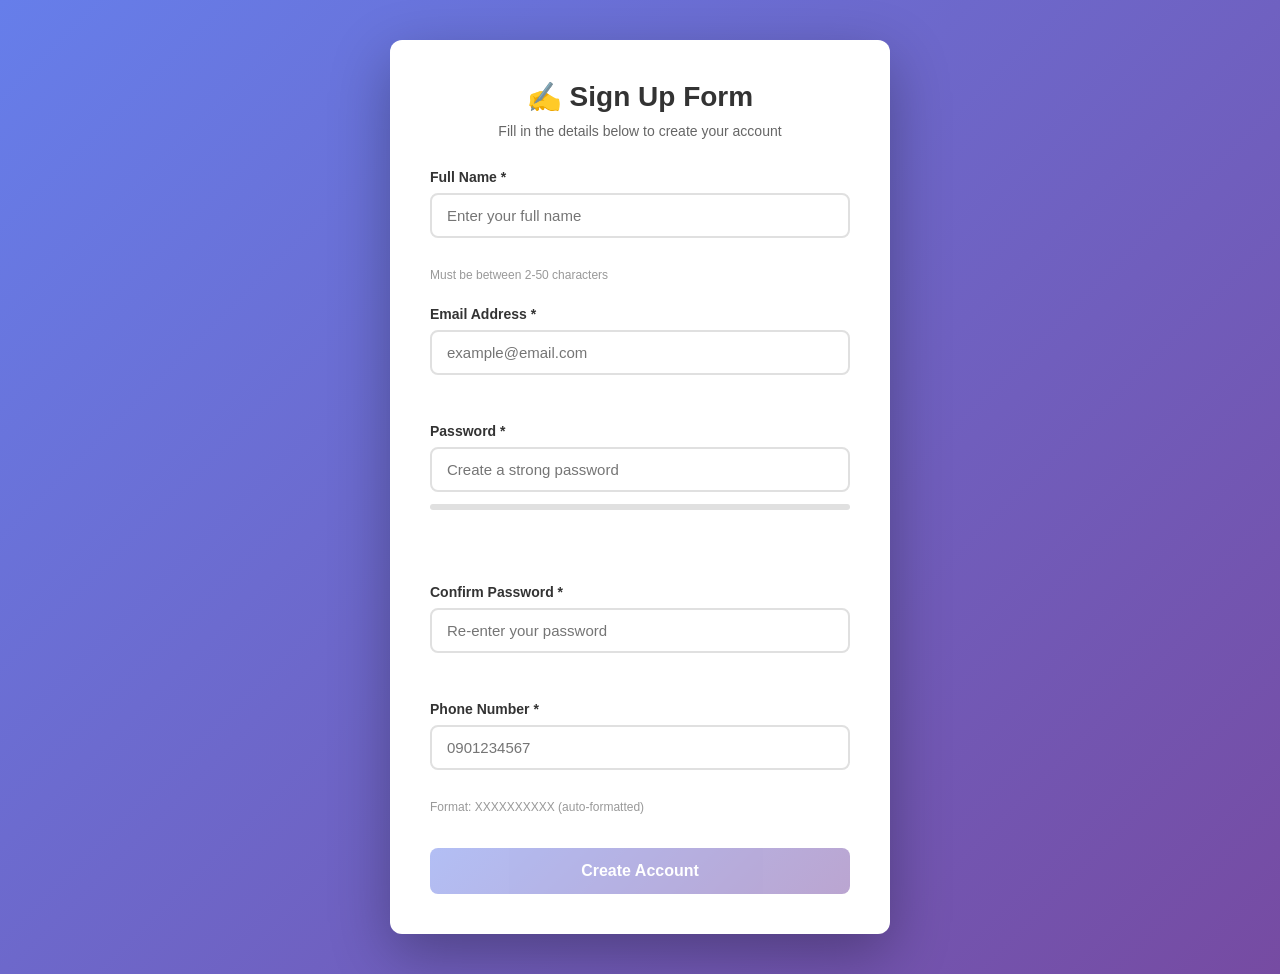
<file: form_validator/index.html>
<!doctype html>
<html lang="en">
  <head>
    <meta charset="UTF-8" />
    <meta name="viewport" content="width=device-width, initial-scale=1.0" />
    <title>Form Validator</title>
    <link rel="stylesheet" href="style.css" />
  </head>
  <body>
    <div class="container">
      <div class="form-wrapper">
        <h1>✍️ Sign Up Form</h1>
        <p class="subtitle">Fill in the details below to create your account</p>

        <form id="registrationForm" class="registration-form">
          <!-- Full Name -->
          <div class="form-group">
            <label for="fullName">Full Name *</label>
            <div class="input-wrapper">
              <input
                id="fullName"
                type="text"
                placeholder="Enter your full name"
                autocomplete="off"
              />
              <span class="validation-icon"></span>
            </div>
            <div class="error-message" id="fullNameError"></div>
            <div class="help-text">Must be between 2-50 characters</div>
          </div>

          <!-- Email -->
          <div class="form-group">
            <label for="email">Email Address *</label>
            <div class="input-wrapper">
              <input
                id="email"
                type="email"
                placeholder="example@email.com"
                autocomplete="off"
              />
              <span class="validation-icon"></span>
            </div>
            <div class="error-message" id="emailError"></div>
          </div>

          <!-- Password -->
          <div class="form-group">
            <label for="password">Password *</label>
            <div class="input-wrapper">
              <input
                id="password"
                type="password"
                placeholder="Create a strong password"
              />
              <span class="validation-icon"></span>
            </div>
            <div class="password-strength">
              <div class="strength-bar">
                <div id="strengthMeter" class="strength-meter"></div>
              </div>
              <div id="strengthText" class="strength-text"></div>
            </div>
            <div class="error-message" id="passwordError"></div>
          </div>

          <!-- Confirm Password -->
          <div class="form-group">
            <label for="confirmPassword">Confirm Password *</label>
            <div class="input-wrapper">
              <input
                id="confirmPassword"
                type="password"
                placeholder="Re-enter your password"
              />
              <span class="validation-icon"></span>
            </div>
            <div class="error-message" id="confirmPasswordError"></div>
          </div>

          <!-- Phone -->
          <div class="form-group">
            <label for="phone">Phone Number *</label>
            <div class="input-wrapper">
              <input
                id="phone"
                type="tel"
                placeholder="0901234567"
                autocomplete="off"
                maxlength="12"
              />
              <span class="validation-icon"></span>
            </div>
            <div class="error-message" id="phoneError"></div>
            <div class="help-text">Format: XXXXXXXXXX (auto-formatted)</div>
          </div>

          <!-- Submit Button -->
          <button type="submit" class="btn-submit" disabled>
            Create Account
          </button>
        </form>
      </div>
    </div>

    <!-- Success Modal -->
    <div id="successModal" class="modal hidden">
      <div class="modal-content">
        <div class="modal-header">✅</div>
        <h2>Account Created Successfully!</h2>
        <div id="modalInfo" class="modal-info"></div>
        <button id="modalClose" class="btn-modal-close">Close</button>
      </div>
    </div>

    <script src="app.js"></script>
  </body>
</html>
</file>
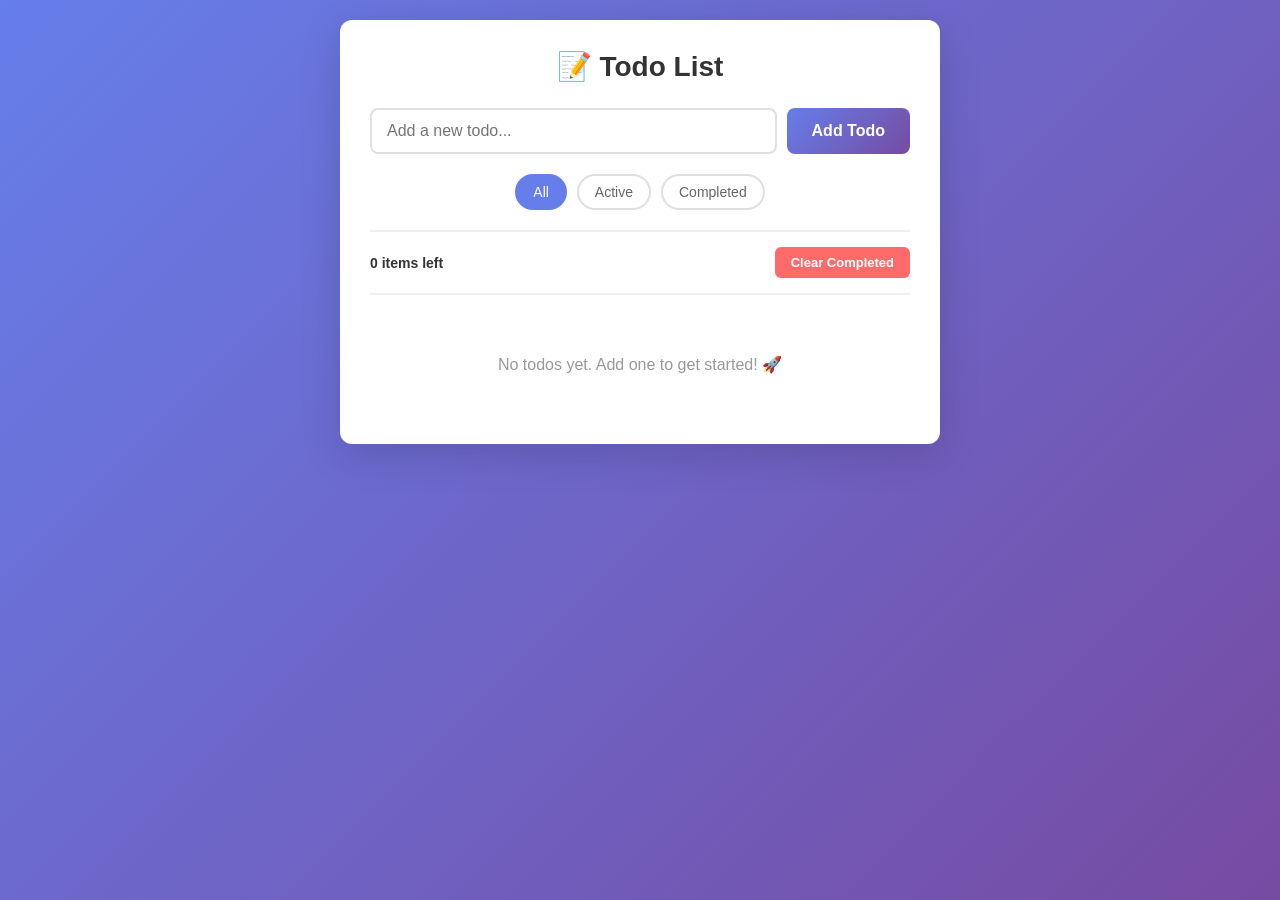
<file: todo_app/index.html>
<!doctype html>
<html lang="en">
  <head>
    <meta charset="UTF-8" />
    <meta name="viewport" content="width=device-width, initial-scale=1.0" />
    <title>Todo App</title>
    <link rel="stylesheet" href="style.css" />
  </head>
  <body>
    <div class="container">
      <div class="todo-wrapper">
        <h1>📝 Todo List</h1>

        <form id="todoForm" class="form-container">
          <input
            id="todoInput"
            type="text"
            placeholder="Add a new todo..."
            autocomplete="off"
          />
          <button type="submit" class="btn-add">Add Todo</button>
        </form>

        <div class="filter-container">
          <button class="filter-btn active" data-filter="all">All</button>
          <button class="filter-btn" data-filter="active">Active</button>
          <button class="filter-btn" data-filter="completed">Completed</button>
        </div>

        <div class="stats-container">
          <span id="itemsLeft">0 items left</span>
          <button id="clearCompleted" class="btn-clear">Clear Completed</button>
        </div>

        <ul id="todoList" class="todo-list"></ul>

        <div class="empty-state" id="emptyState">
          <p>No todos yet. Add one to get started! 🚀</p>
        </div>
      </div>
    </div>

    <script src="app.js"></script>
  </body>
</html>
</file>
<file: form_validator/style.css>
* {
  margin: 0;
  padding: 0;
  box-sizing: border-box;
}

body {
  font-family: "Segoe UI", Tahoma, Geneva, Verdana, sans-serif;
  background: linear-gradient(135deg, #667eea 0%, #764ba2 100%);
  min-height: 100vh;
  padding: 40px 20px;
  display: flex;
  align-items: center;
  justify-content: center;
}

.container {
  width: 100%;
  max-width: 500px;
}

.form-wrapper {
  background: white;
  border-radius: 12px;
  box-shadow: 0 20px 60px rgba(0, 0, 0, 0.3);
  padding: 40px;
  animation: slideUp 0.5s ease;
}

@keyframes slideUp {
  from {
    opacity: 0;
    transform: translateY(30px);
  }
  to {
    opacity: 1;
    transform: translateY(0);
  }
}

h1 {
  color: #333;
  margin-bottom: 10px;
  font-size: 28px;
  text-align: center;
}

.subtitle {
  color: #666;
  text-align: center;
  margin-bottom: 30px;
  font-size: 14px;
}

.registration-form {
  display: flex;
  flex-direction: column;
}

.form-group {
  margin-bottom: 24px;
}

label {
  display: block;
  margin-bottom: 8px;
  color: #333;
  font-weight: 600;
  font-size: 14px;
}

.input-wrapper {
  position: relative;
  display: flex;
  align-items: center;
}

input[type="text"],
input[type="email"],
input[type="password"],
input[type="tel"] {
  width: 100%;
  padding: 12px 15px;
  border: 2px solid #e0e0e0;
  border-radius: 8px;
  font-size: 15px;
  transition: all 0.3s;
  font-family: inherit;
}

input[type="text"]:focus,
input[type="email"]:focus,
input[type="password"]:focus,
input[type="tel"]:focus {
  outline: none;
  border-color: #667eea;
  box-shadow: 0 0 0 3px rgba(102, 126, 234, 0.1);
}

input.valid {
  border-color: #51cf66;
  background-color: #f1fce4;
}

input.invalid {
  border-color: #ff6b6b;
  background-color: #ffe0e0;
}

.validation-icon {
  position: absolute;
  right: 12px;
  font-size: 18px;
  opacity: 0;
  transition: opacity 0.3s;
}

input.valid ~ .validation-icon {
  content: "✅";
  opacity: 1;
}

input.invalid ~ .validation-icon {
  content: "❌";
  opacity: 1;
}

.error-message {
  color: #ff6b6b;
  font-size: 12px;
  margin-top: 6px;
  min-height: 18px;
  line-height: 1.5;
}

.help-text {
  color: #999;
  font-size: 12px;
  margin-top: 6px;
}

.password-strength {
  margin-top: 12px;
}

.strength-bar {
  width: 100%;
  height: 6px;
  background: #e0e0e0;
  border-radius: 3px;
  overflow: hidden;
  margin-bottom: 8px;
}

.strength-meter {
  height: 100%;
  width: 0%;
  border-radius: 3px;
  transition: all 0.3s;
  background: #e0e0e0;
}

.strength-meter.weak {
  width: 33.33%;
  background: #ff6b6b;
}

.strength-meter.medium {
  width: 66.66%;
  background: #ffa94d;
}

.strength-meter.strong {
  width: 100%;
  background: #51cf66;
}

.strength-text {
  font-size: 12px;
  font-weight: 600;
  color: #999;
  min-height: 18px;
}

.strength-text.weak {
  color: #ff6b6b;
}

.strength-text.medium {
  color: #ffa94d;
}

.strength-text.strong {
  color: #51cf66;
}

.btn-submit {
  padding: 14px;
  background: linear-gradient(135deg, #667eea 0%, #764ba2 100%);
  color: white;
  border: none;
  border-radius: 8px;
  font-size: 16px;
  font-weight: 600;
  cursor: pointer;
  transition: all 0.3s;
  margin-top: 10px;
}

.btn-submit:hover:not(:disabled) {
  transform: translateY(-2px);
  box-shadow: 0 10px 20px rgba(102, 126, 234, 0.4);
}

.btn-submit:active:not(:disabled) {
  transform: translateY(0);
}

.btn-submit:disabled {
  opacity: 0.5;
  cursor: not-allowed;
}

/* MODAL */
.modal {
  position: fixed;
  top: 0;
  left: 0;
  right: 0;
  bottom: 0;
  background: rgba(0, 0, 0, 0.5);
  display: flex;
  align-items: center;
  justify-content: center;
  z-index: 1000;
  padding: 20px;
  animation: fadeIn 0.3s ease;
}

@keyframes fadeIn {
  from {
    opacity: 0;
  }
  to {
    opacity: 1;
  }
}

.modal.hidden {
  display: none;
}

.modal-content {
  background: white;
  border-radius: 12px;
  padding: 40px 30px;
  text-align: center;
  max-width: 450px;
  width: 100%;
  animation: slideInModal 0.3s ease;
}

@keyframes slideInModal {
  from {
    transform: scale(0.9);
    opacity: 0;
  }
  to {
    transform: scale(1);
    opacity: 1;
  }
}

.modal-header {
  font-size: 48px;
  margin-bottom: 20px;
}

.modal-content h2 {
  color: #333;
  margin-bottom: 20px;
  font-size: 24px;
}

.modal-info {
  background: #f8f9fa;
  border-radius: 8px;
  padding: 20px;
  margin-bottom: 20px;
  text-align: left;
  color: #555;
  font-size: 14px;
  line-height: 1.8;
}

.modal-info strong {
  color: #333;
  display: block;
  margin-top: 12px;
}

.modal-info strong:first-child {
  margin-top: 0;
}

.btn-modal-close {
  padding: 12px 30px;
  background: #667eea;
  color: white;
  border: none;
  border-radius: 8px;
  cursor: pointer;
  font-size: 16px;
  font-weight: 600;
  transition: all 0.3s;
}

.btn-modal-close:hover {
  background: #764ba2;
  transform: translateY(-2px);
}

@media (max-width: 600px) {
  .form-wrapper {
    padding: 25px;
  }

  h1 {
    font-size: 24px;
  }

  .form-group {
    margin-bottom: 20px;
  }

  .modal-content {
    padding: 30px 20px;
  }

  .modal-header {
    font-size: 40px;
  }

  .modal-content h2 {
    font-size: 20px;
  }
}
</file>
<file: todo_app/style.css>
* {
  margin: 0;
  padding: 0;
  box-sizing: border-box;
}

body {
  font-family: "Segoe UI", Tahoma, Geneva, Verdana, sans-serif;
  background: linear-gradient(135deg, #667eea 0%, #764ba2 100%);
  min-height: 100vh;
  padding: 20px;
  transition: background 0.3s ease;
}

.container {
  max-width: 600px;
  margin: 0 auto;
}

.todo-wrapper {
  background: white;
  border-radius: 12px;
  box-shadow: 0 10px 40px rgba(0, 0, 0, 0.15);
  padding: 30px;
  animation: slideIn 0.3s ease;
}

@keyframes slideIn {
  from {
    opacity: 0;
    transform: translateY(-20px);
  }
  to {
    opacity: 1;
    transform: translateY(0);
  }
}

h1 {
  color: #333;
  margin-bottom: 25px;
  text-align: center;
  font-size: 28px;
}

.form-container {
  display: flex;
  gap: 10px;
  margin-bottom: 20px;
}

#todoInput {
  flex: 1;
  padding: 12px 15px;
  border: 2px solid #e0e0e0;
  border-radius: 8px;
  font-size: 16px;
  transition: border-color 0.3s;
}

#todoInput:focus {
  outline: none;
  border-color: #667eea;
  box-shadow: 0 0 0 3px rgba(102, 126, 234, 0.1);
}

.btn-add {
  padding: 12px 25px;
  background: linear-gradient(135deg, #667eea 0%, #764ba2 100%);
  color: white;
  border: none;
  border-radius: 8px;
  font-size: 16px;
  font-weight: 600;
  cursor: pointer;
  transition:
    transform 0.2s,
    box-shadow 0.2s;
}

.btn-add:hover {
  transform: translateY(-2px);
  box-shadow: 0 5px 15px rgba(102, 126, 234, 0.4);
}

.btn-add:active {
  transform: translateY(0);
}

.filter-container {
  display: flex;
  gap: 10px;
  margin-bottom: 20px;
  justify-content: center;
  flex-wrap: wrap;
}

.filter-btn {
  padding: 8px 16px;
  border: 2px solid #e0e0e0;
  background: white;
  color: #666;
  border-radius: 20px;
  cursor: pointer;
  transition: all 0.3s;
  font-size: 14px;
  font-weight: 500;
}

.filter-btn:hover {
  border-color: #667eea;
  color: #667eea;
}

.filter-btn.active {
  background: #667eea;
  color: white;
  border-color: #667eea;
}

.stats-container {
  display: flex;
  justify-content: space-between;
  align-items: center;
  padding: 15px 0;
  border-top: 2px solid #f0f0f0;
  border-bottom: 2px solid #f0f0f0;
  margin-bottom: 20px;
  font-size: 14px;
  color: #666;
}

#itemsLeft {
  font-weight: 600;
  color: #333;
}

.btn-clear {
  padding: 8px 16px;
  background: #ff6b6b;
  color: white;
  border: none;
  border-radius: 6px;
  cursor: pointer;
  font-size: 13px;
  font-weight: 600;
  transition: background 0.3s;
}

.btn-clear:hover {
  background: #ee5a52;
}

.btn-clear:disabled {
  background: #ccc;
  cursor: not-allowed;
}

.todo-list {
  list-style: none;
  margin-bottom: 20px;
}

.todo-item {
  display: flex;
  align-items: center;
  gap: 12px;
  padding: 15px;
  background: #f8f9fa;
  border-radius: 8px;
  margin-bottom: 10px;
  transition: all 0.3s ease;
  cursor: pointer;
  animation: fadeIn 0.3s ease;
}

@keyframes fadeIn {
  from {
    opacity: 0;
    transform: translateX(-10px);
  }
  to {
    opacity: 1;
    transform: translateX(0);
  }
}

.todo-item:hover {
  background: #f0f1f3;
  transform: translateX(5px);
}

.todo-item.hidden {
  display: none;
}

.todo-checkbox {
  width: 20px;
  height: 20px;
  cursor: pointer;
  flex-shrink: 0;
  accent-color: #667eea;
}

.todo-text {
  flex: 1;
  color: #333;
  font-size: 15px;
  word-break: break-word;
}

.todo-item.completed .todo-text {
  color: #999;
  text-decoration: line-through;
}

.todo-item.completed {
  opacity: 0.7;
}

.todo-edit-input {
  flex: 1;
  padding: 8px 12px;
  border: 2px solid #667eea;
  border-radius: 6px;
  font-size: 15px;
}

.todo-edit-input:focus {
  outline: none;
}

.todo-actions {
  display: flex;
  gap: 8px;
  flex-shrink: 0;
}

.btn-delete {
  padding: 6px 10px;
  background: #ff6b6b;
  color: white;
  border: none;
  border-radius: 6px;
  cursor: pointer;
  font-size: 13px;
  transition: background 0.3s;
}

.btn-delete:hover {
  background: #ee5a52;
}

.btn-edit {
  padding: 6px 10px;
  background: #4dabf7;
  color: white;
  border: none;
  border-radius: 6px;
  cursor: pointer;
  font-size: 13px;
  transition: background 0.3s;
}

.btn-edit:hover {
  background: #339af0;
}

.btn-save {
  padding: 6px 10px;
  background: #51cf66;
  color: white;
  border: none;
  border-radius: 6px;
  cursor: pointer;
  font-size: 13px;
  transition: background 0.3s;
}

.btn-save:hover {
  background: #40c057;
}

.btn-cancel {
  padding: 6px 10px;
  background: #adb5bd;
  color: white;
  border: none;
  border-radius: 6px;
  cursor: pointer;
  font-size: 13px;
  transition: background 0.3s;
}

.btn-cancel:hover {
  background: #868e96;
}

.empty-state {
  text-align: center;
  padding: 40px 20px;
  color: #999;
  font-size: 16px;
}

.empty-state.hidden {
  display: none;
}
</file>
